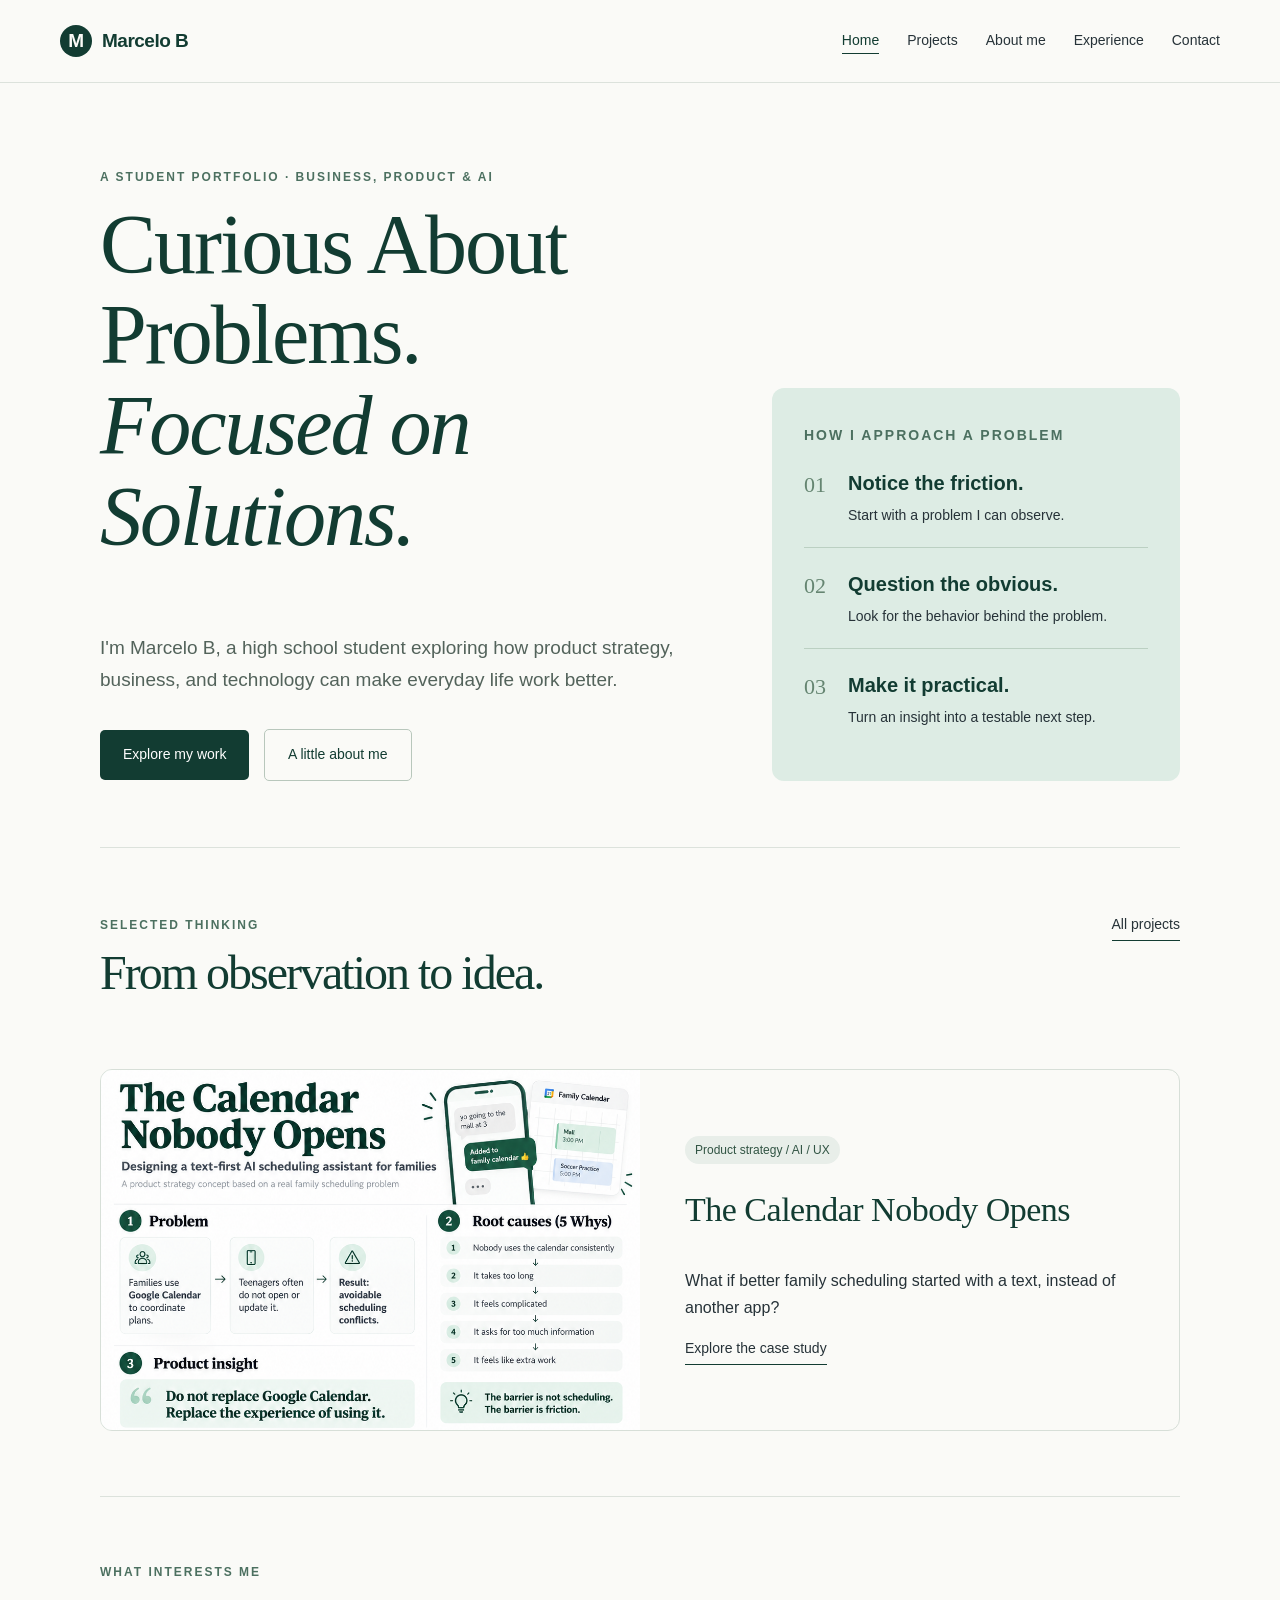
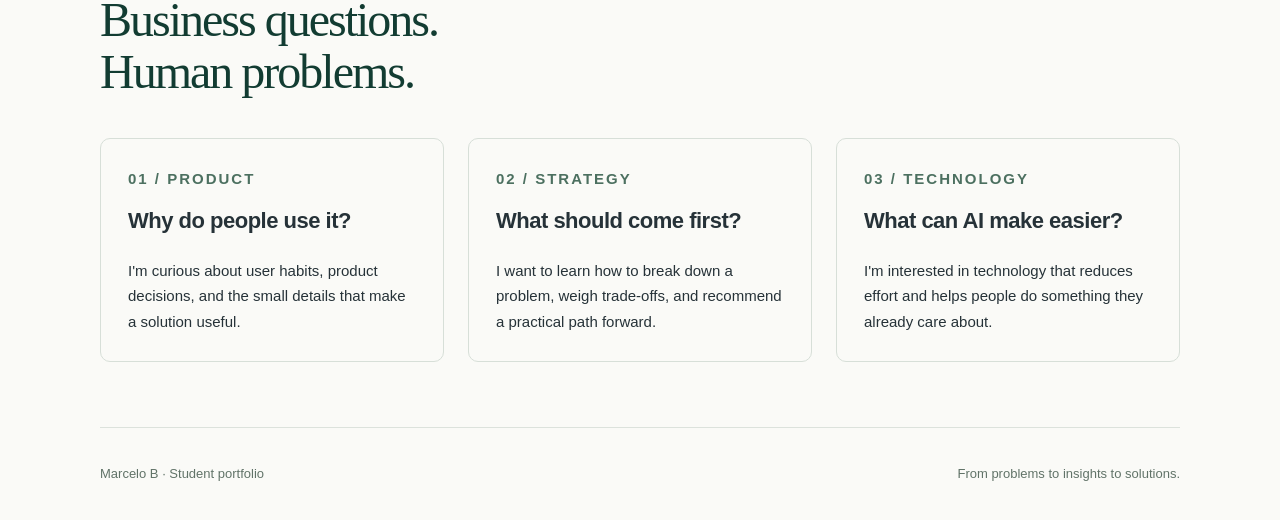
<file: index.html>
<!DOCTYPE html><html lang="en"><head><meta charset="utf-8"><meta name="viewport" content="width=device-width,initial-scale=1"><title>Home · Student Portfolio</title><meta name="description" content="From problems to insights to solutions. A student portfolio exploring product strategy, business, and AI."><link rel="stylesheet" href="style.css"><link rel="icon" type="image/svg+xml" href="data:image/svg+xml,%3Csvg xmlns='http://www.w3.org/2000/svg' viewBox='0 0 32 32'%3E%3Crect width='32' height='32' rx='8' fill='%23123C32'/%3E%3Cpath d='M9 23V9h14M9 16h10' fill='none' stroke='%23DDECE4' stroke-width='3'/%3E%3C/svg%3E"></head><body><header><nav aria-label="Main navigation"><a class="brand" href="index.html"><span>M</span>Marcelo B</a><div class="links"><a href="index.html" class="active" aria-current="page">Home</a><a href="projects/index.html" class="">Projects</a><a href="about/index.html" class="">About me</a><a href="experience/index.html" class="">Experience</a><a href="contact/index.html" class="">Contact</a></div></nav></header><main><section class="hero"><div class="hero-grid"><div><p class="eyebrow">A student portfolio · Business, product & AI</p><h1>Curious About Problems.<br><em>Focused on Solutions.</em></h1><p class="lead">I'm Marcelo B, a high school student exploring how product strategy, business, and technology can make everyday life work better.</p><a class="button" href="projects/index.html">Explore my work</a> <a class="button secondary" href="about/index.html">A little about me</a></div><div class="process"><p class="eyebrow">How I approach a problem</p><div class="row"><span class="number">01</span><div><strong>Notice the friction.</strong><p>Start with a problem I can observe.</p></div></div><div class="row"><span class="number">02</span><div><strong>Question the obvious.</strong><p>Look for the behavior behind the problem.</p></div></div><div class="row"><span class="number">03</span><div><strong>Make it practical.</strong><p>Turn an insight into a testable next step.</p></div></div></div></div></section><section><div class="section-head"><div><p class="eyebrow">Selected thinking</p><h2>From observation to idea.</h2></div><a class="text-link" href="projects/index.html">All projects</a></div><a class="project-card" href="projects/calendar-nobody-opens/index.html"><div class="thumb image-thumb"><img src="assets/calendar-infographic.png" alt="The Calendar Nobody Opens strategy infographic, including the problem and product insight."></div><div class="project-info"><div><span class="tag">Product strategy / AI / UX</span></div><h3 style="margin-top:24px">The Calendar Nobody Opens</h3><p>What if better family scheduling started with a text, instead of another app?</p><span class="text-link" style="align-self:start">Explore the case study</span></div></a></section><section><p class="eyebrow">What interests me</p><h2>Business questions.<br>Human problems.</h2><div class="grid3"><div class="panel"><p class="eyebrow">01 / Product</p><h3>Why do people use it?</h3><p>I'm curious about user habits, product decisions, and the small details that make a solution useful.</p></div><div class="panel"><p class="eyebrow">02 / Strategy</p><h3>What should come first?</h3><p>I want to learn how to break down a problem, weigh trade-offs, and recommend a practical path forward.</p></div><div class="panel"><p class="eyebrow">03 / Technology</p><h3>What can AI make easier?</h3><p>I'm interested in technology that reduces effort and helps people do something they already care about.</p></div></div></section></main><footer class="footer"><span>Marcelo B · Student portfolio</span><span>From problems to insights to solutions.</span></footer></body></html>
</file>
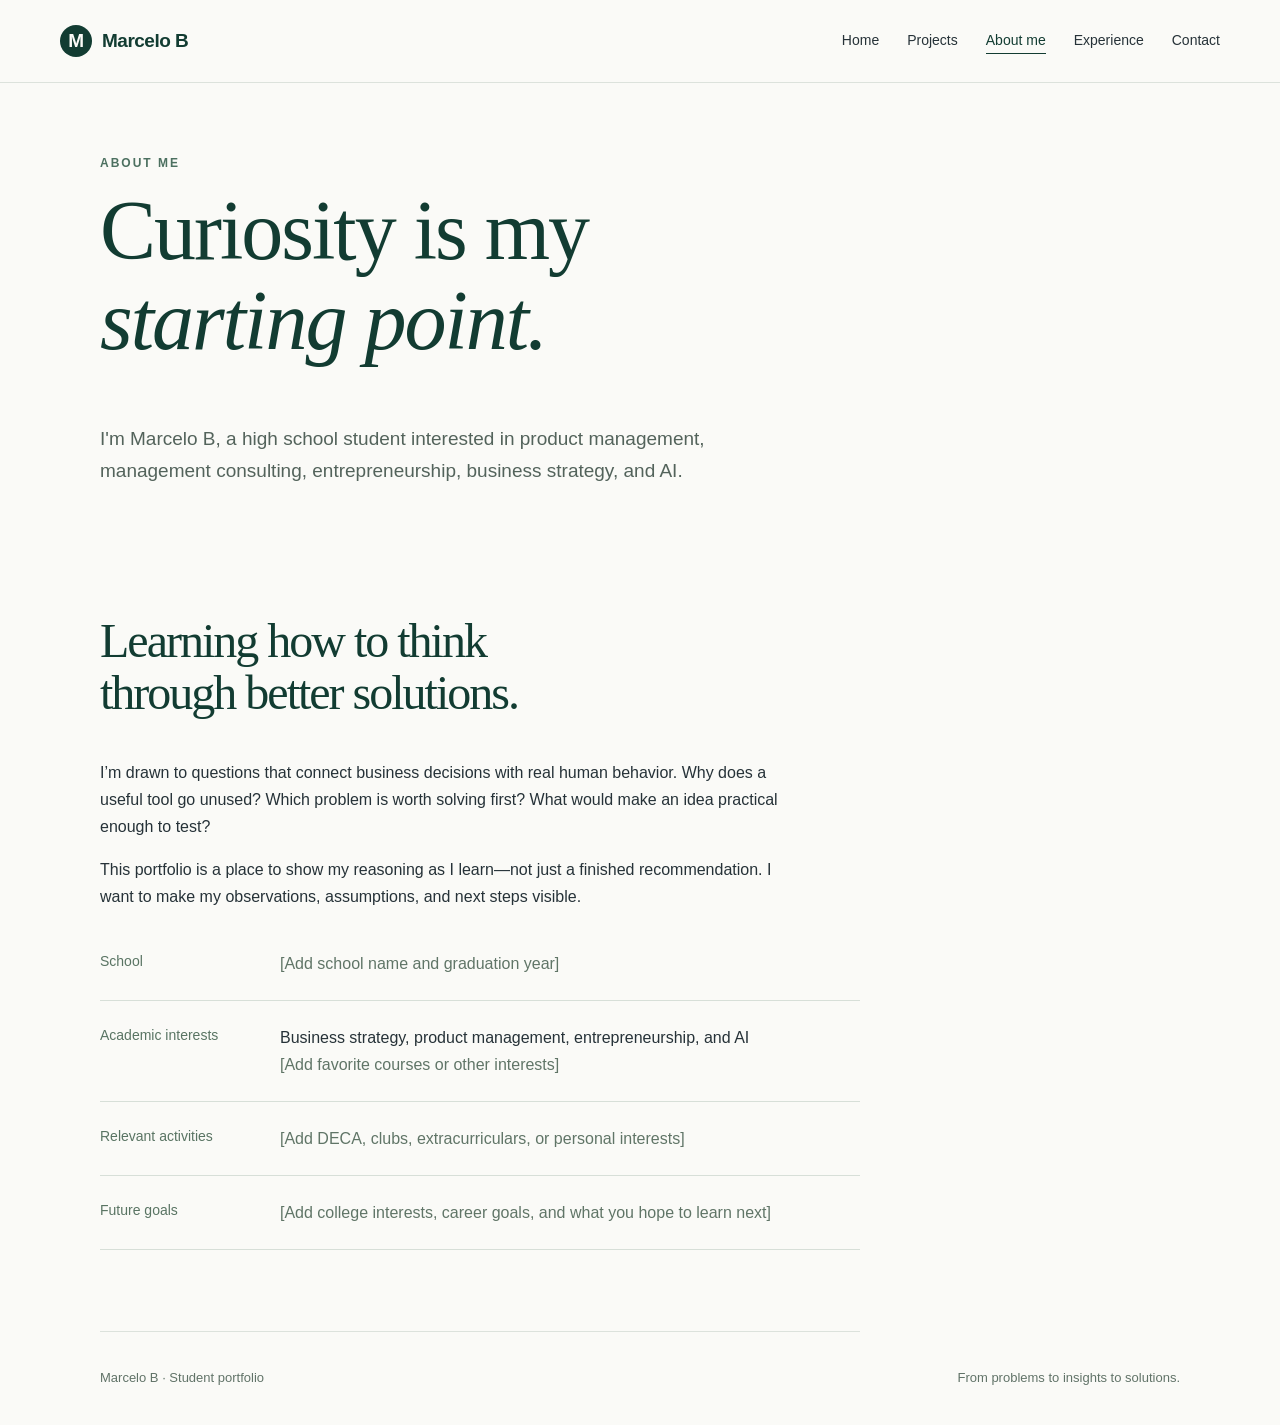
<file: about/index.html>
<!DOCTYPE html><html lang="en"><head><meta charset="utf-8"><meta name="viewport" content="width=device-width,initial-scale=1"><title>About me · Student Portfolio</title><meta name="description" content="From problems to insights to solutions. A student portfolio exploring product strategy, business, and AI."><link rel="stylesheet" href="../style.css"><link rel="icon" type="image/svg+xml" href="data:image/svg+xml,%3Csvg xmlns='http://www.w3.org/2000/svg' viewBox='0 0 32 32'%3E%3Crect width='32' height='32' rx='8' fill='%23123C32'/%3E%3Cpath d='M9 23V9h14M9 16h10' fill='none' stroke='%23DDECE4' stroke-width='3'/%3E%3C/svg%3E"></head><body><header><nav aria-label="Main navigation"><a class="brand" href="../index.html"><span>M</span>Marcelo B</a><div class="links"><a href="../index.html" class="">Home</a><a href="../projects/index.html" class="">Projects</a><a href="index.html" class="active" aria-current="page">About me</a><a href="../experience/index.html" class="">Experience</a><a href="../contact/index.html" class="">Contact</a></div></nav></header><main><div class="page-intro"><p class="eyebrow">About me</p><h1>Curiosity is my<br><em>starting point.</em></h1><p class="lead">I'm Marcelo B, a high school student interested in product management, management consulting, entrepreneurship, business strategy, and AI.</p></div><section class="small-intro"><h2>Learning how to think<br>through better solutions.</h2><p>I’m drawn to questions that connect business decisions with real human behavior. Why does a useful tool go unused? Which problem is worth solving first? What would make an idea practical enough to test?</p><p>This portfolio is a place to show my reasoning as I learn—not just a finished recommendation. I want to make my observations, assumptions, and next steps visible.</p><dl class="fields"><dt>School</dt><dd class="editable">[Add school name and graduation year]</dd><dt>Academic interests</dt><dd>Business strategy, product management, entrepreneurship, and AI<br><span class="editable">[Add favorite courses or other interests]</span></dd><dt>Relevant activities</dt><dd class="editable">[Add DECA, clubs, extracurriculars, or personal interests]</dd><dt>Future goals</dt><dd class="editable">[Add college interests, career goals, and what you hope to learn next]</dd></dl></section></main><footer class="footer"><span>Marcelo B · Student portfolio</span><span>From problems to insights to solutions.</span></footer></body></html>
</file>
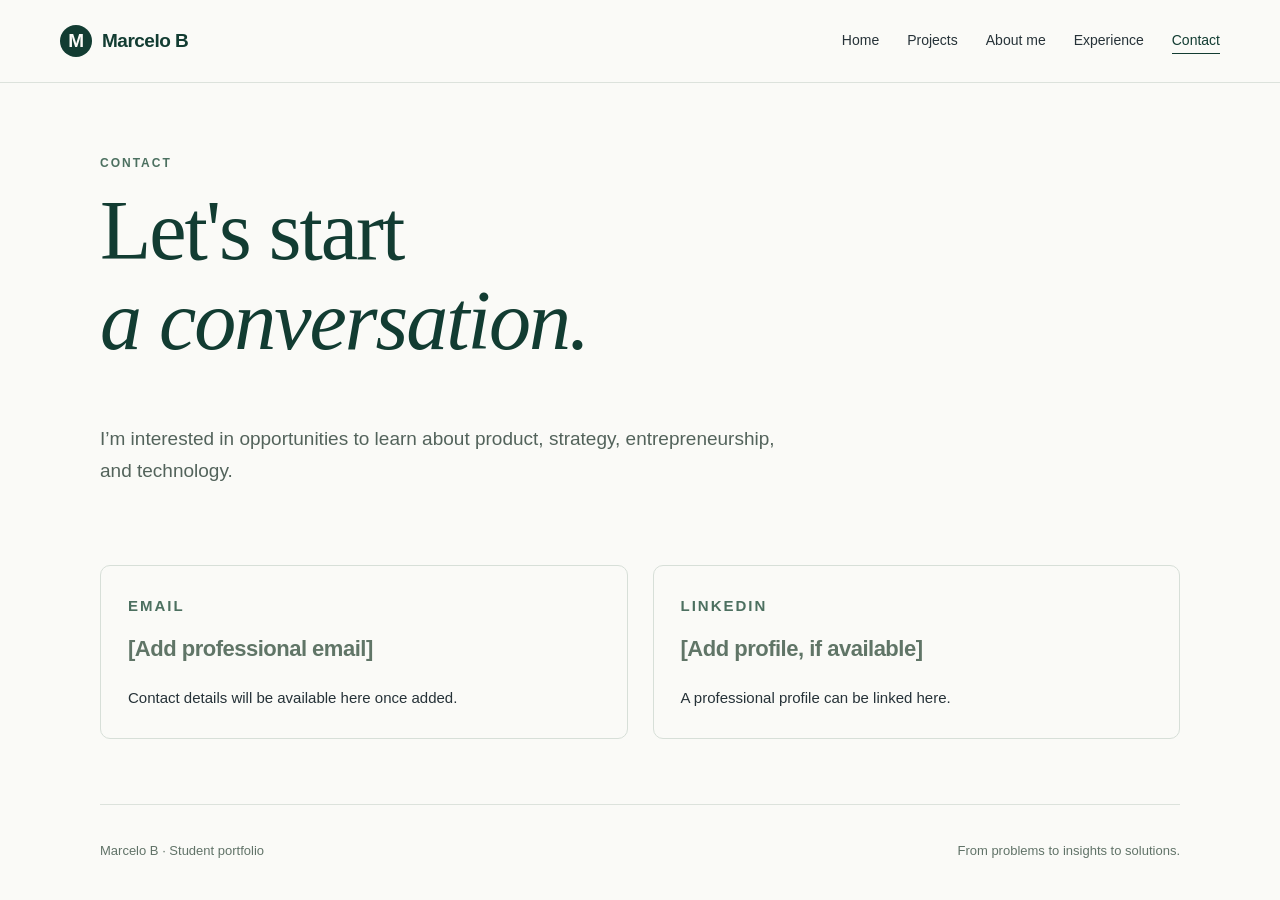
<file: contact/index.html>
<!DOCTYPE html><html lang="en"><head><meta charset="utf-8"><meta name="viewport" content="width=device-width,initial-scale=1"><title>Contact · Student Portfolio</title><meta name="description" content="From problems to insights to solutions. A student portfolio exploring product strategy, business, and AI."><link rel="stylesheet" href="../style.css"><link rel="icon" type="image/svg+xml" href="data:image/svg+xml,%3Csvg xmlns='http://www.w3.org/2000/svg' viewBox='0 0 32 32'%3E%3Crect width='32' height='32' rx='8' fill='%23123C32'/%3E%3Cpath d='M9 23V9h14M9 16h10' fill='none' stroke='%23DDECE4' stroke-width='3'/%3E%3C/svg%3E"></head><body><header><nav aria-label="Main navigation"><a class="brand" href="../index.html"><span>M</span>Marcelo B</a><div class="links"><a href="../index.html" class="">Home</a><a href="../projects/index.html" class="">Projects</a><a href="../about/index.html" class="">About me</a><a href="../experience/index.html" class="">Experience</a><a href="index.html" class="active" aria-current="page">Contact</a></div></nav></header><main><div class="page-intro"><p class="eyebrow">Contact</p><h1>Let's start<br><em>a conversation.</em></h1><p class="lead">I’m interested in opportunities to learn about product, strategy, entrepreneurship, and technology.</p></div><section style="padding-top:15px"><div class="contact-list"><div class="panel"><p class="eyebrow">Email</p><h3 class="editable">[Add professional email]</h3><p>Contact details will be available here once added.</p></div><div class="panel"><p class="eyebrow">LinkedIn</p><h3 class="editable">[Add profile, if available]</h3><p>A professional profile can be linked here.</p></div></div></section></main><footer class="footer"><span>Marcelo B · Student portfolio</span><span>From problems to insights to solutions.</span></footer></body></html>
</file>
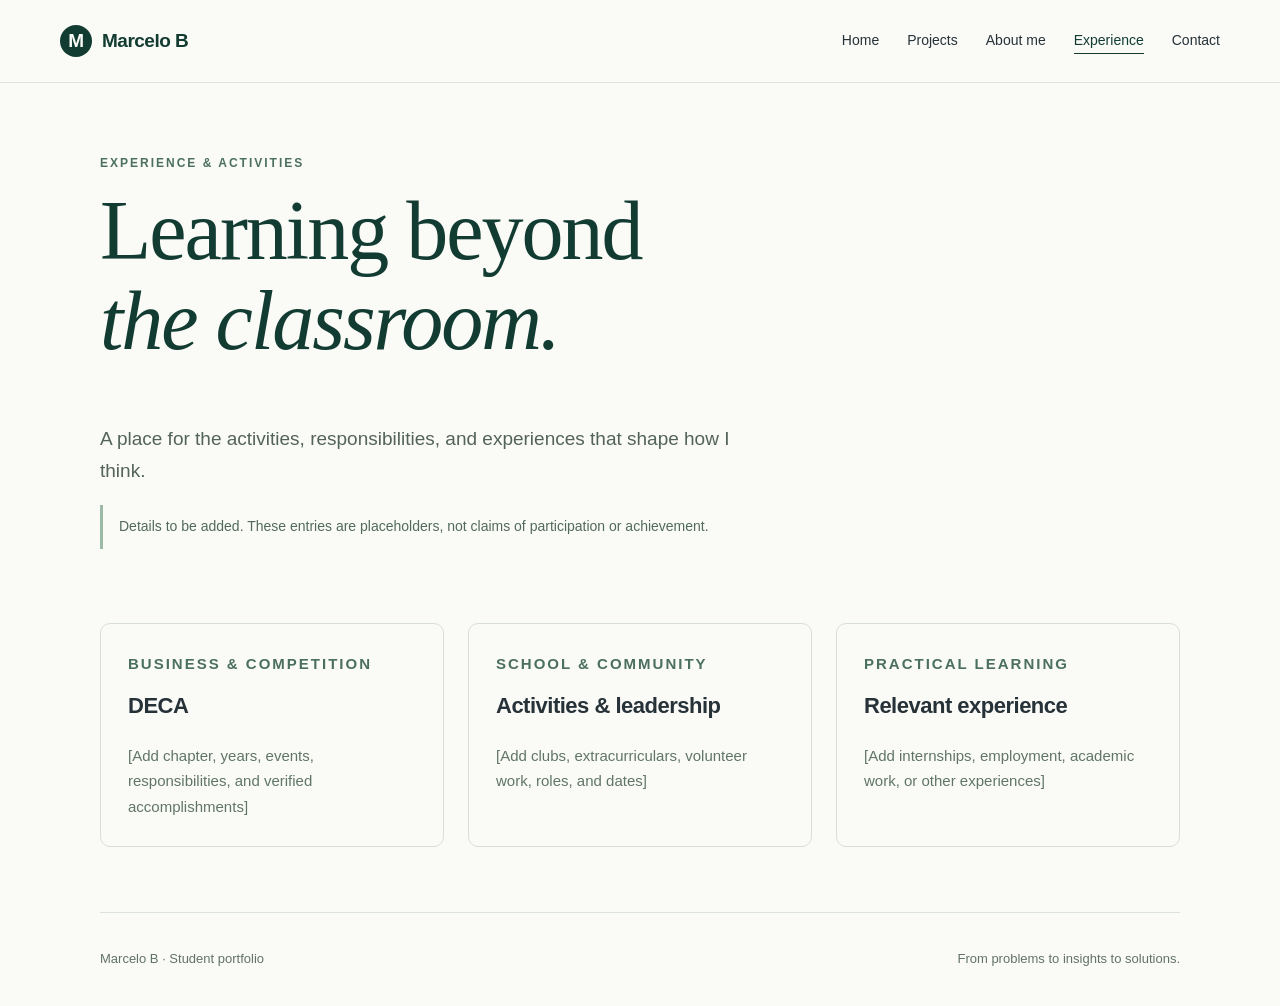
<file: experience/index.html>
<!DOCTYPE html><html lang="en"><head><meta charset="utf-8"><meta name="viewport" content="width=device-width,initial-scale=1"><title>Experience & activities · Student Portfolio</title><meta name="description" content="From problems to insights to solutions. A student portfolio exploring product strategy, business, and AI."><link rel="stylesheet" href="../style.css"><link rel="icon" type="image/svg+xml" href="data:image/svg+xml,%3Csvg xmlns='http://www.w3.org/2000/svg' viewBox='0 0 32 32'%3E%3Crect width='32' height='32' rx='8' fill='%23123C32'/%3E%3Cpath d='M9 23V9h14M9 16h10' fill='none' stroke='%23DDECE4' stroke-width='3'/%3E%3C/svg%3E"></head><body><header><nav aria-label="Main navigation"><a class="brand" href="../index.html"><span>M</span>Marcelo B</a><div class="links"><a href="../index.html" class="">Home</a><a href="../projects/index.html" class="">Projects</a><a href="../about/index.html" class="">About me</a><a href="index.html" class="active" aria-current="page">Experience</a><a href="../contact/index.html" class="">Contact</a></div></nav></header><main><div class="page-intro"><p class="eyebrow">Experience & activities</p><h1>Learning beyond<br><em>the classroom.</em></h1><p class="lead">A place for the activities, responsibilities, and experiences that shape how I think.</p><p class="note">Details to be added. These entries are placeholders, not claims of participation or achievement.</p></div><section style="padding-top:15px"><div class="grid3"><article class="panel"><p class="eyebrow">Business & competition</p><h3>DECA</h3><p class="editable">[Add chapter, years, events, responsibilities, and verified accomplishments]</p></article><article class="panel"><p class="eyebrow">School & community</p><h3>Activities & leadership</h3><p class="editable">[Add clubs, extracurriculars, volunteer work, roles, and dates]</p></article><article class="panel"><p class="eyebrow">Practical learning</p><h3>Relevant experience</h3><p class="editable">[Add internships, employment, academic work, or other experiences]</p></article></div></section></main><footer class="footer"><span>Marcelo B · Student portfolio</span><span>From problems to insights to solutions.</span></footer></body></html>
</file>
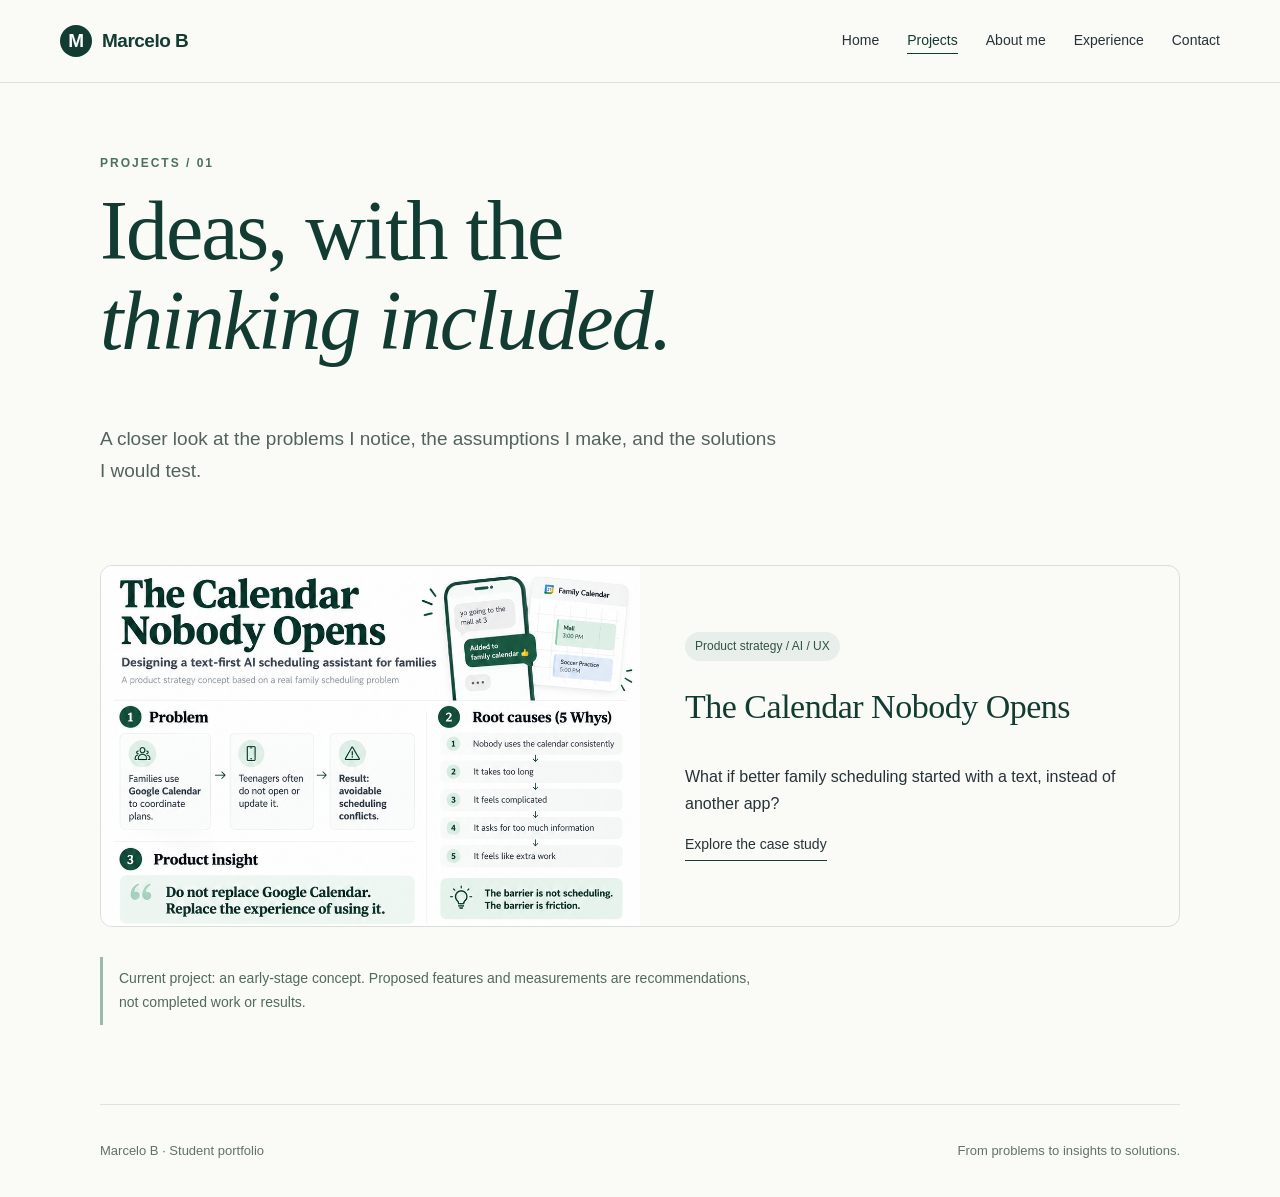
<file: projects/index.html>
<!DOCTYPE html><html lang="en"><head><meta charset="utf-8"><meta name="viewport" content="width=device-width,initial-scale=1"><title>Projects · Student Portfolio</title><meta name="description" content="From problems to insights to solutions. A student portfolio exploring product strategy, business, and AI."><link rel="stylesheet" href="../style.css"><link rel="icon" type="image/svg+xml" href="data:image/svg+xml,%3Csvg xmlns='http://www.w3.org/2000/svg' viewBox='0 0 32 32'%3E%3Crect width='32' height='32' rx='8' fill='%23123C32'/%3E%3Cpath d='M9 23V9h14M9 16h10' fill='none' stroke='%23DDECE4' stroke-width='3'/%3E%3C/svg%3E"></head><body><header><nav aria-label="Main navigation"><a class="brand" href="../index.html"><span>M</span>Marcelo B</a><div class="links"><a href="../index.html" class="">Home</a><a href="index.html" class="active" aria-current="page">Projects</a><a href="../about/index.html" class="">About me</a><a href="../experience/index.html" class="">Experience</a><a href="../contact/index.html" class="">Contact</a></div></nav></header><main><div class="page-intro"><p class="eyebrow">Projects / 01</p><h1>Ideas, with the<br><em>thinking included.</em></h1><p class="lead">A closer look at the problems I notice, the assumptions I make, and the solutions I would test.</p></div><section style="padding-top:15px"><a class="project-card" href="calendar-nobody-opens/index.html"><div class="thumb image-thumb"><img src="../assets/calendar-infographic.png" alt="The Calendar Nobody Opens strategy infographic, including the problem and product insight."></div><div class="project-info"><div><span class="tag">Product strategy / AI / UX</span></div><h3 style="margin-top:24px">The Calendar Nobody Opens</h3><p>What if better family scheduling started with a text, instead of another app?</p><span class="text-link" style="align-self:start">Explore the case study</span></div></a><p class="note" style="margin-top:30px">Current project: an early-stage concept. Proposed features and measurements are recommendations, not completed work or results.</p></section></main><footer class="footer"><span>Marcelo B · Student portfolio</span><span>From problems to insights to solutions.</span></footer></body></html>
</file>
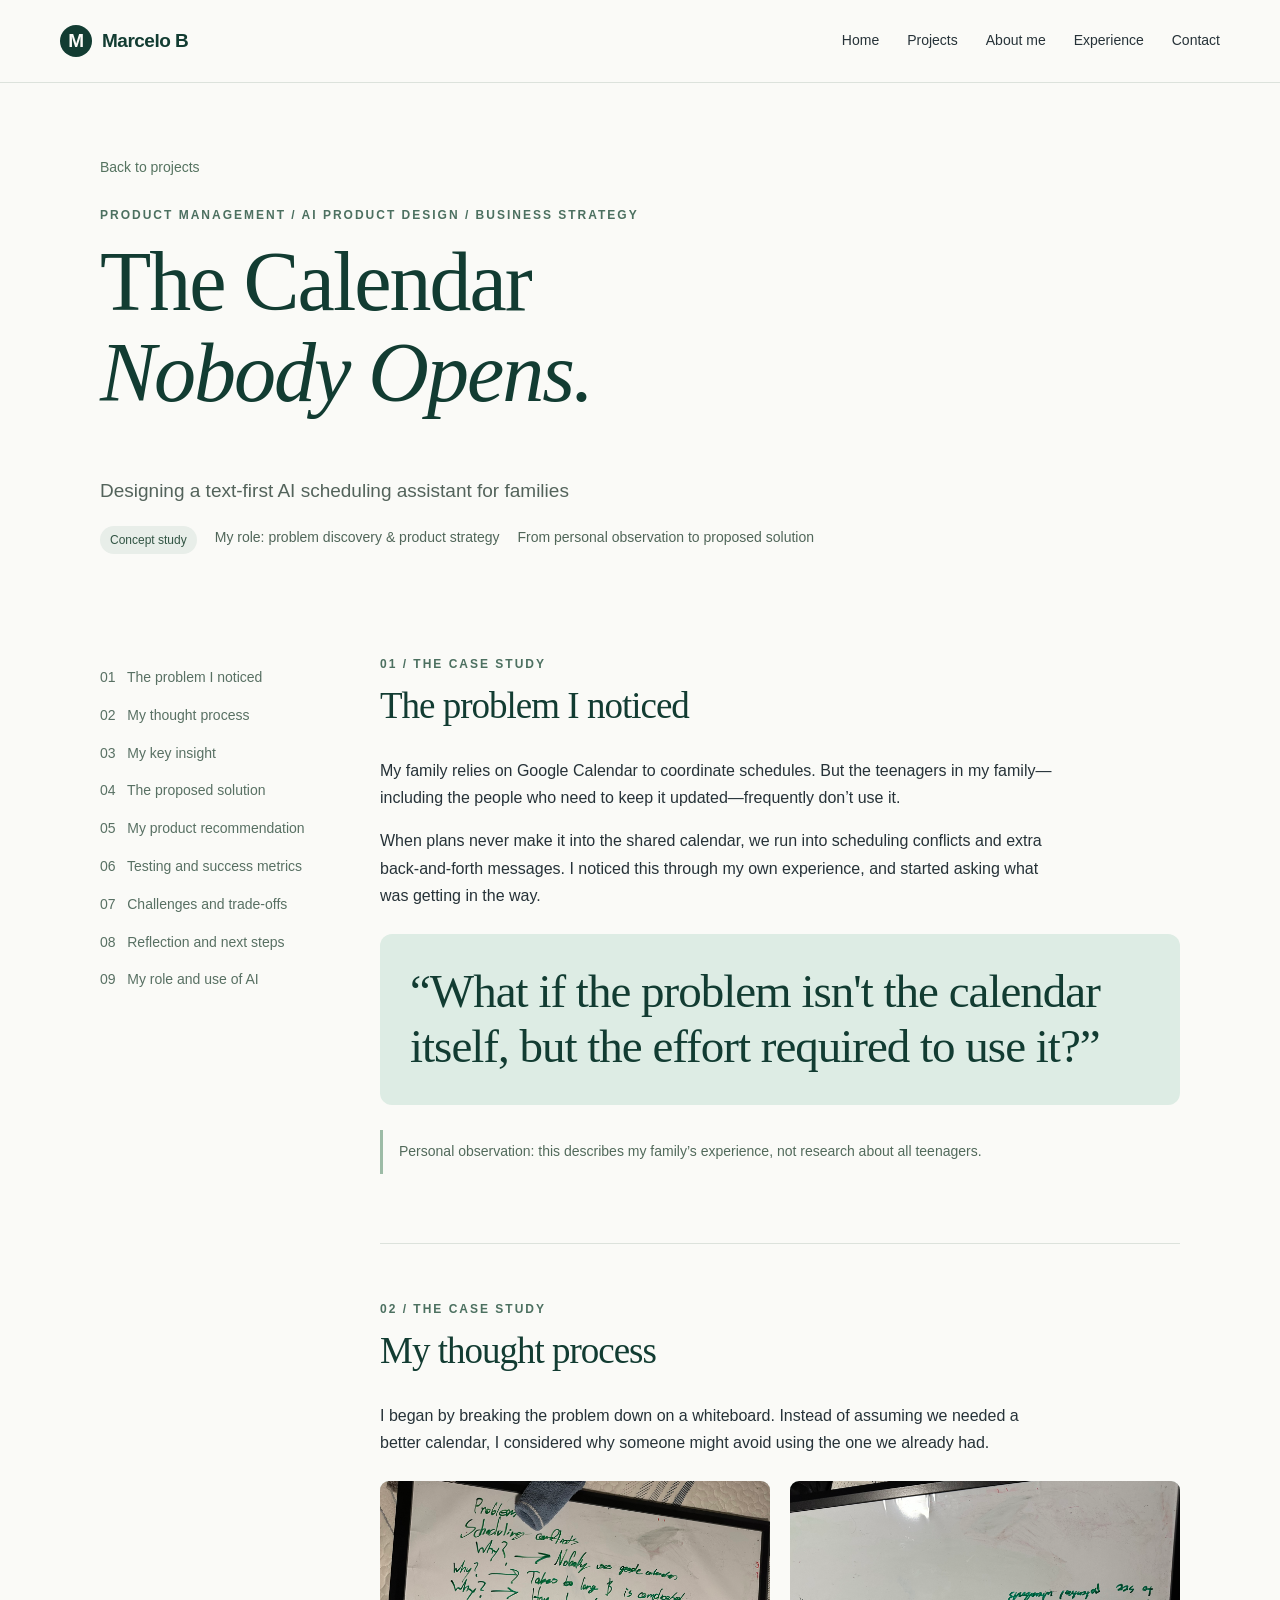
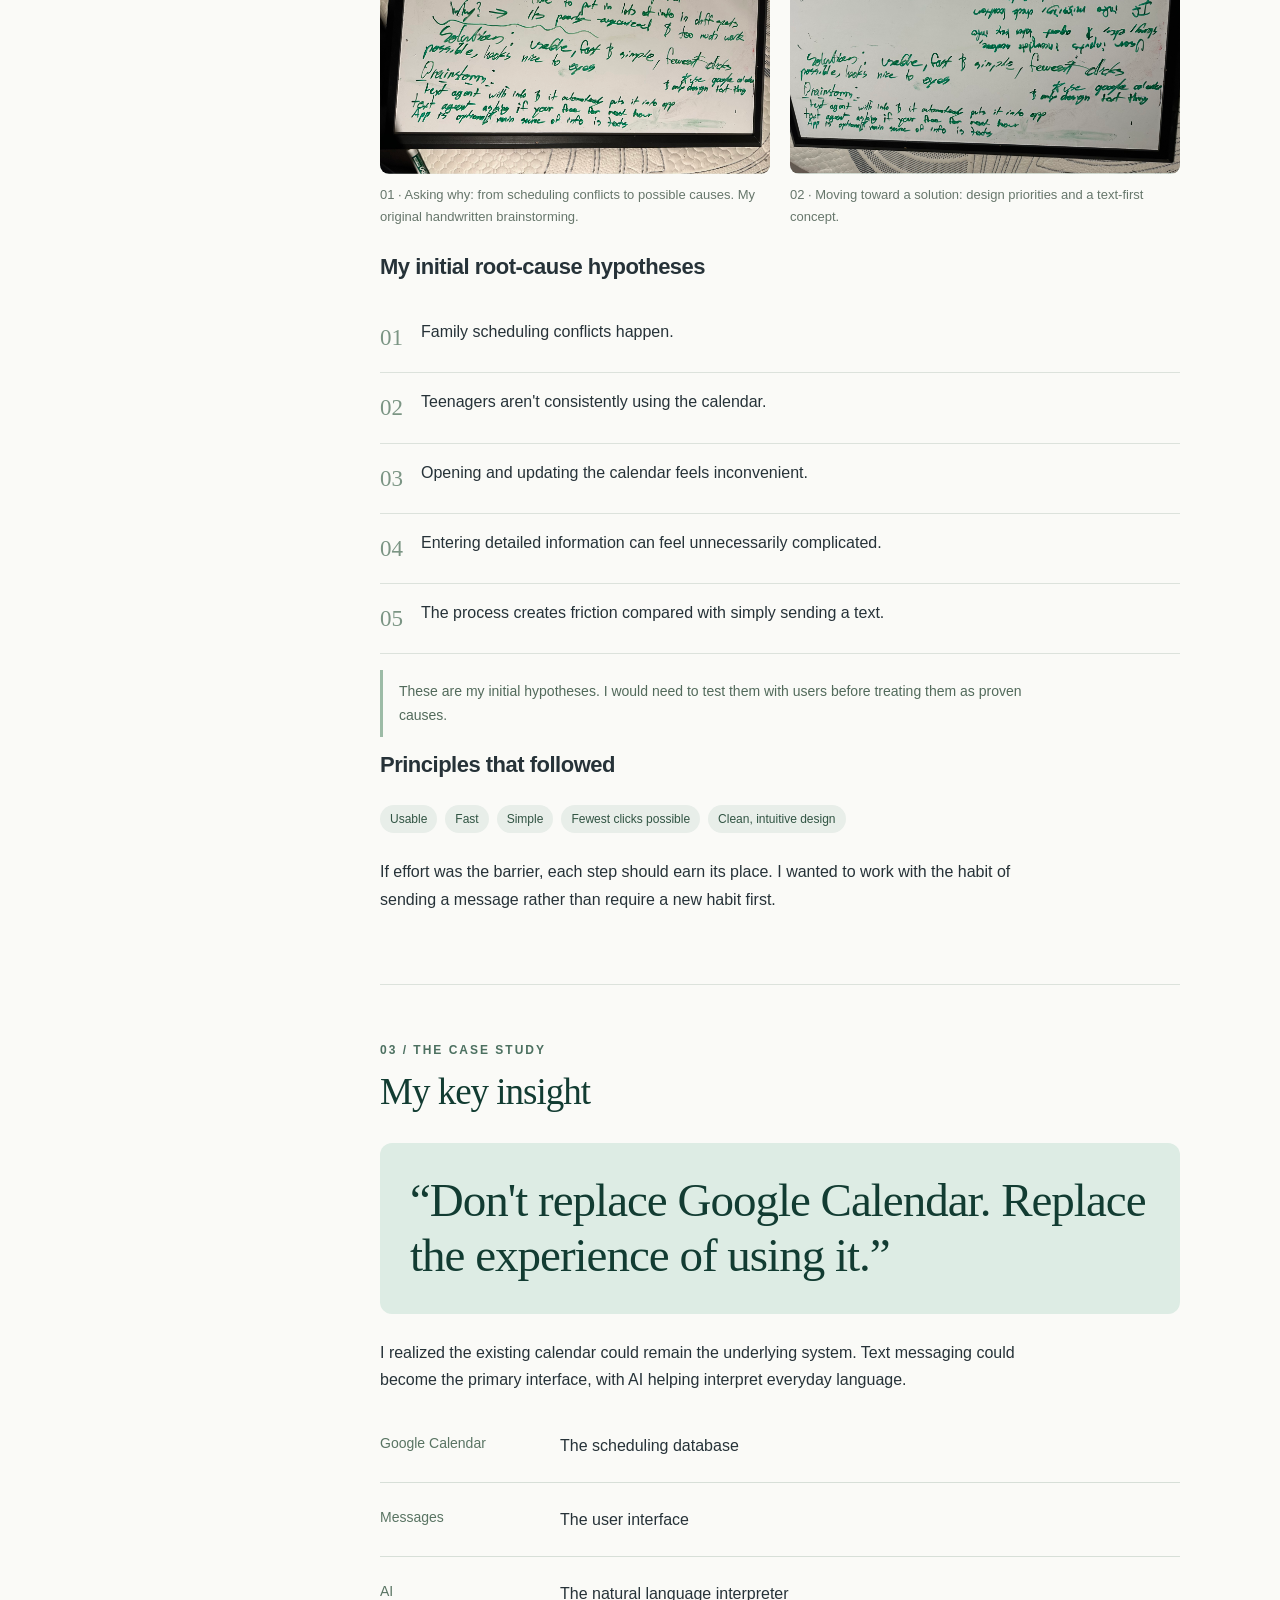
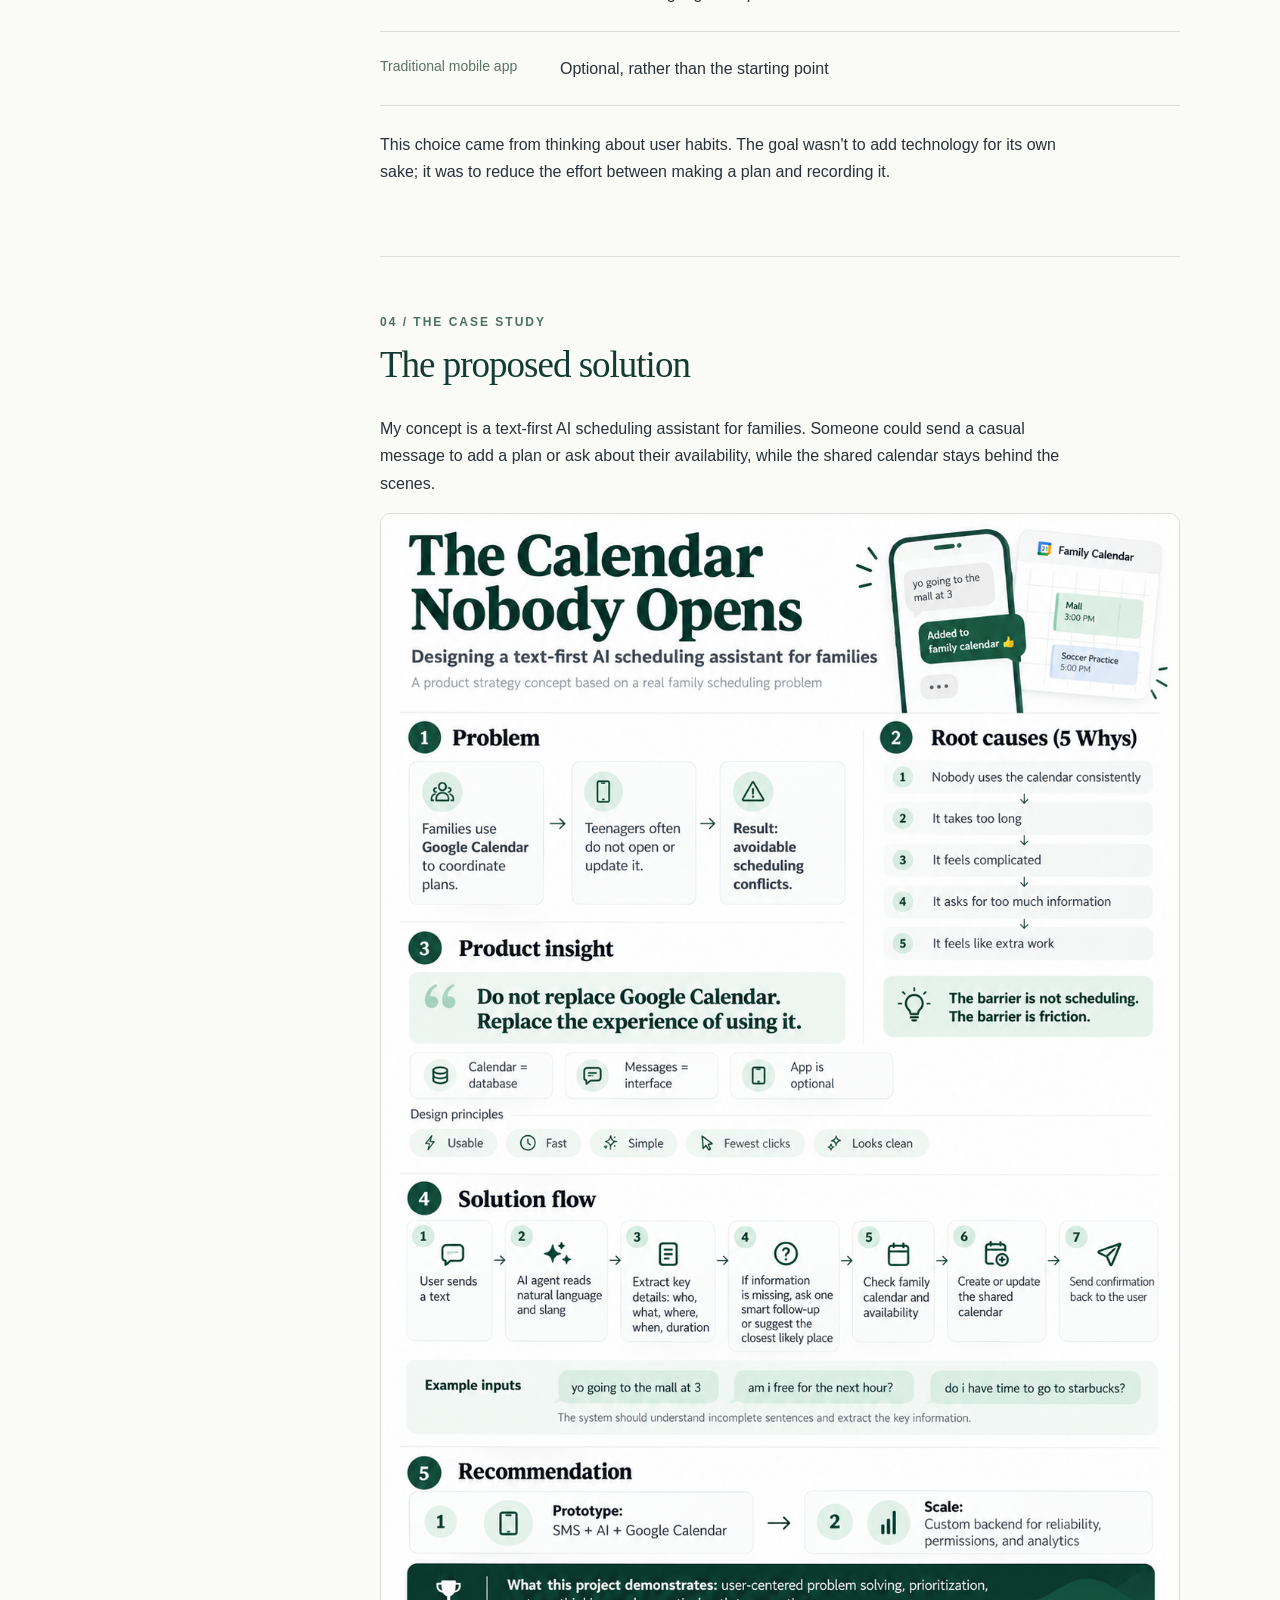
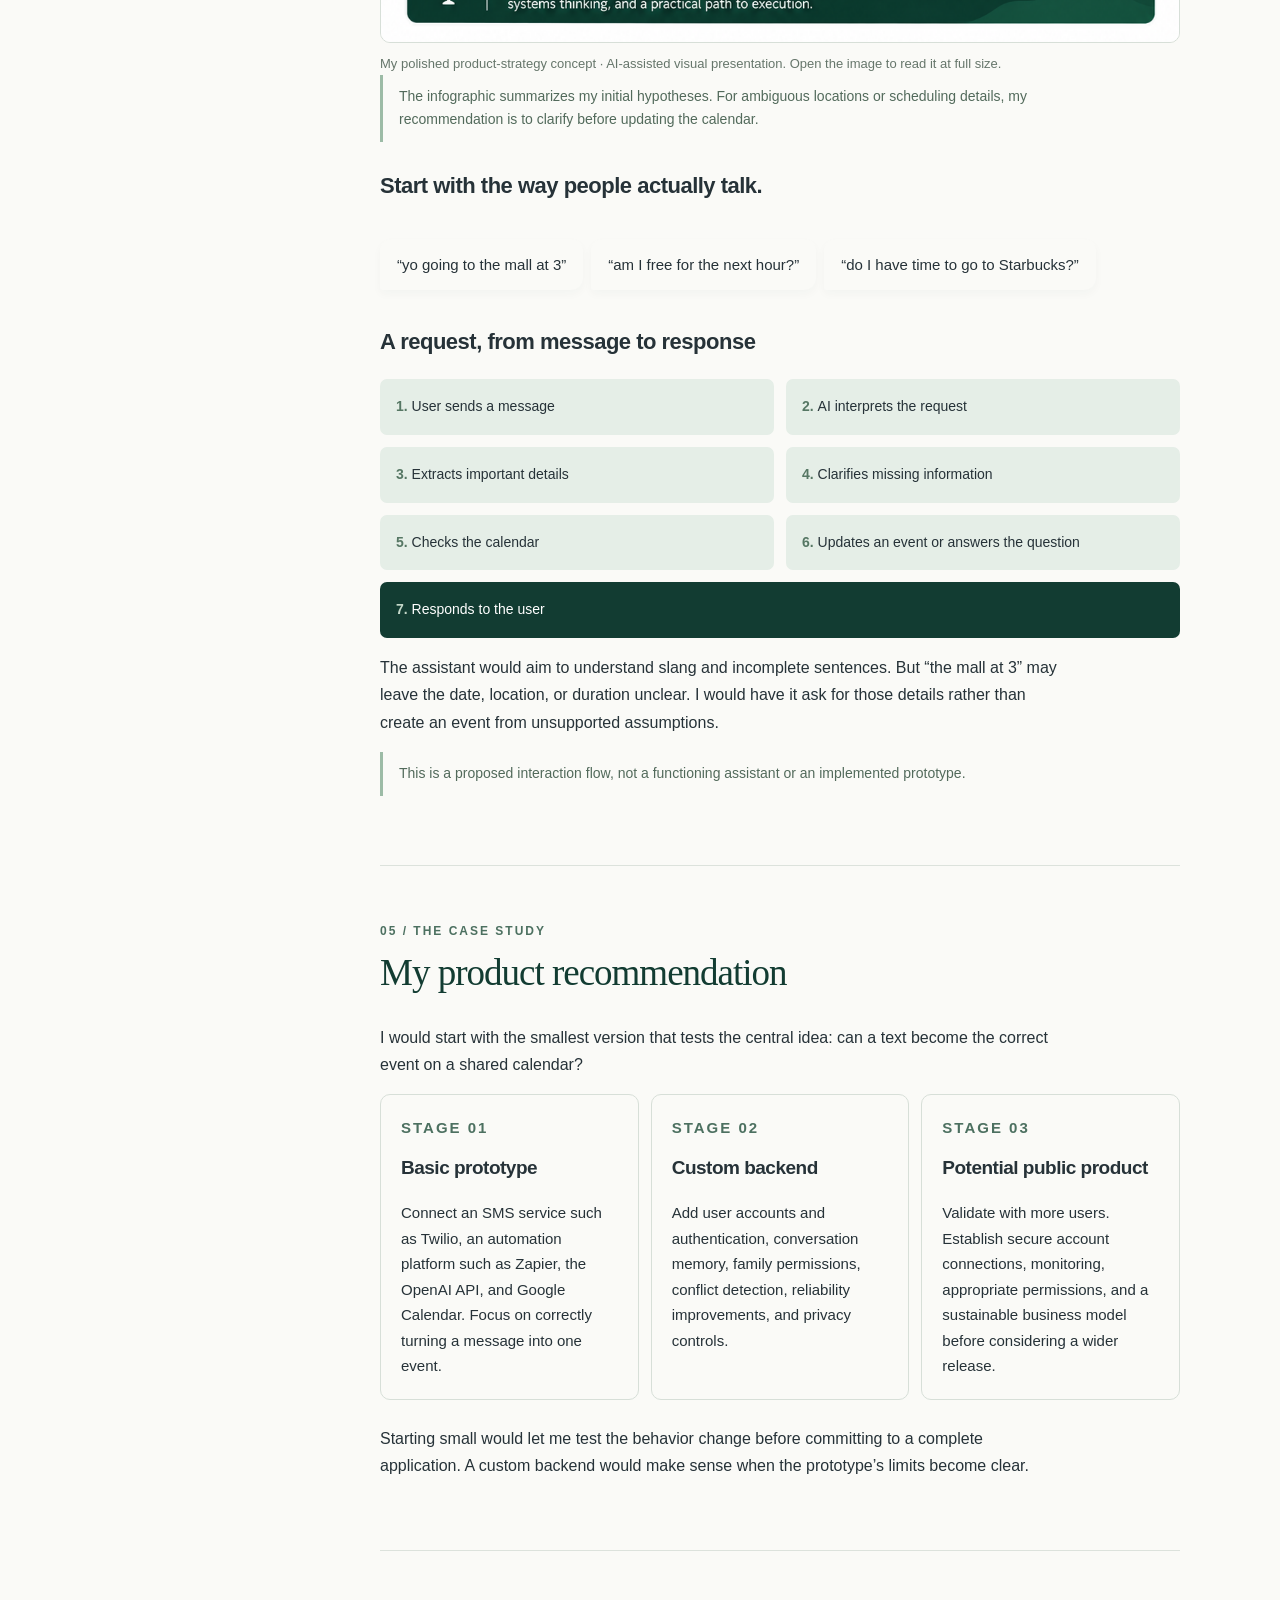
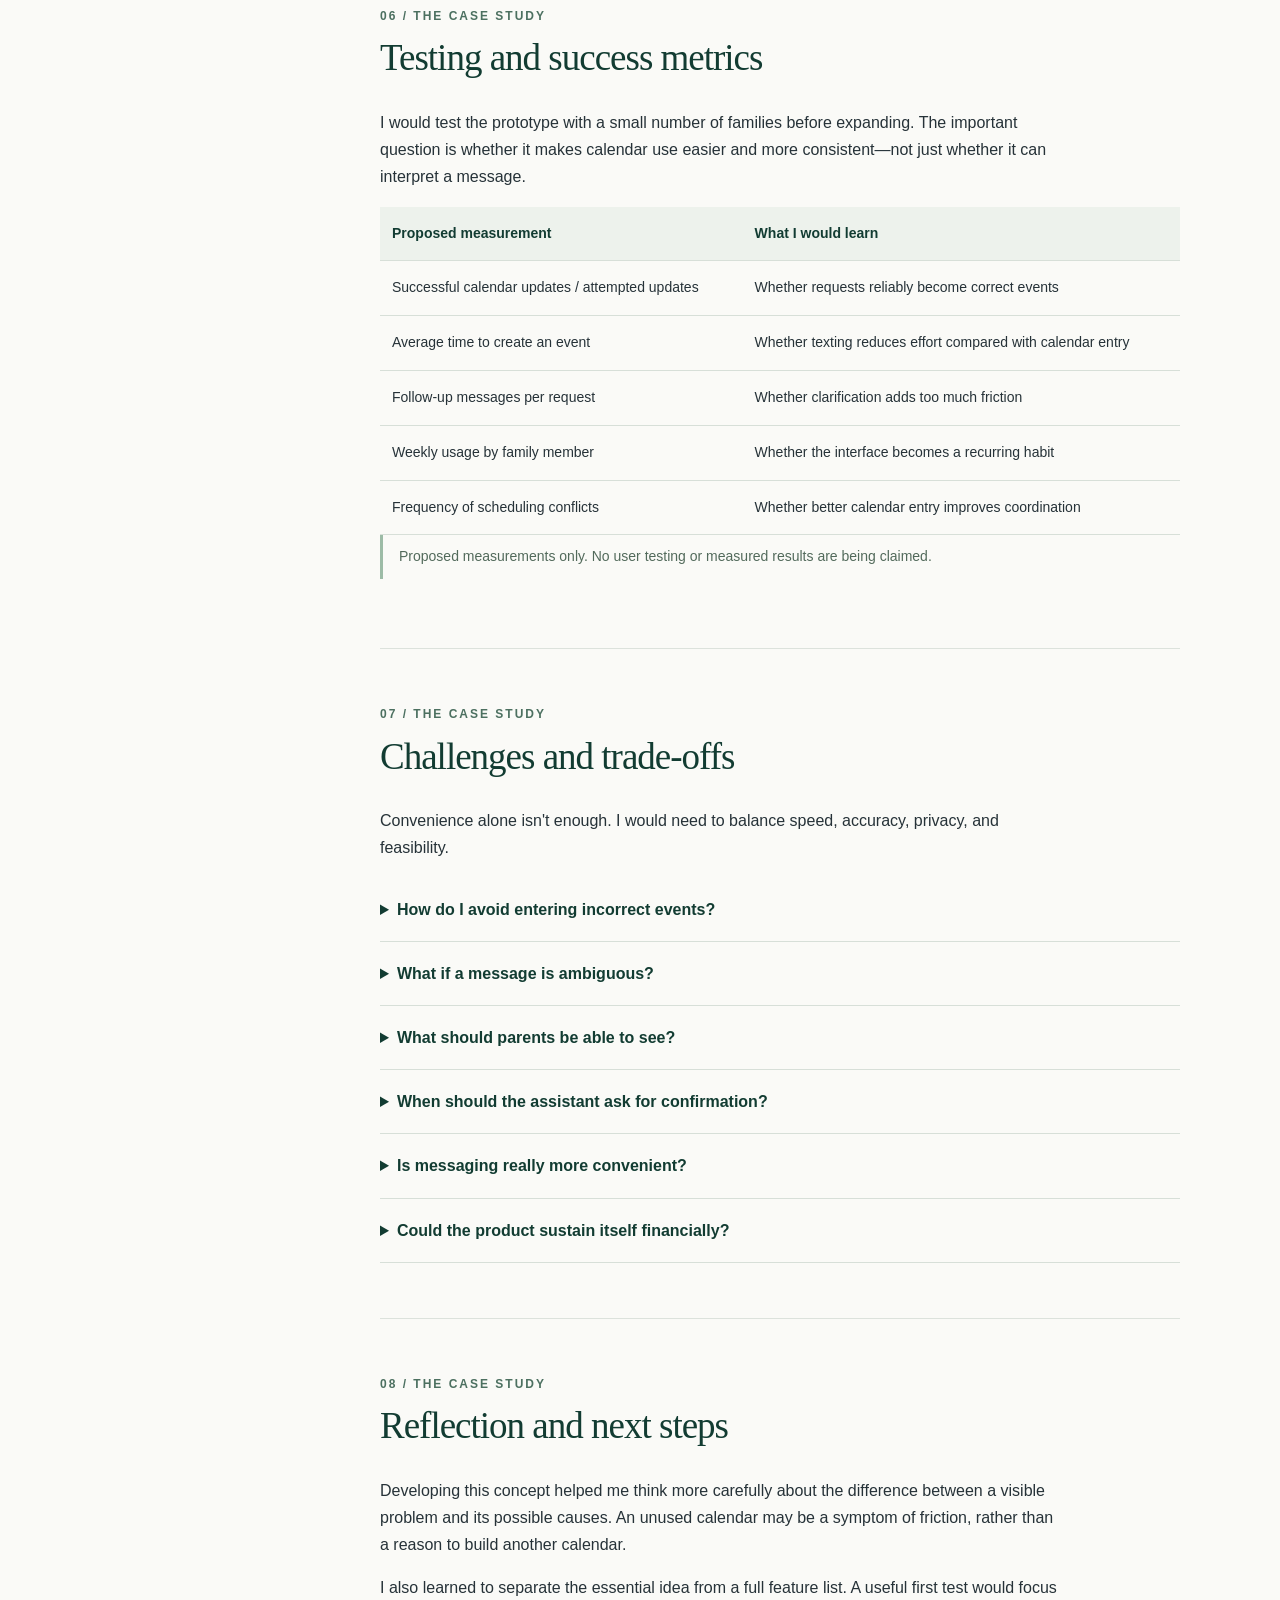
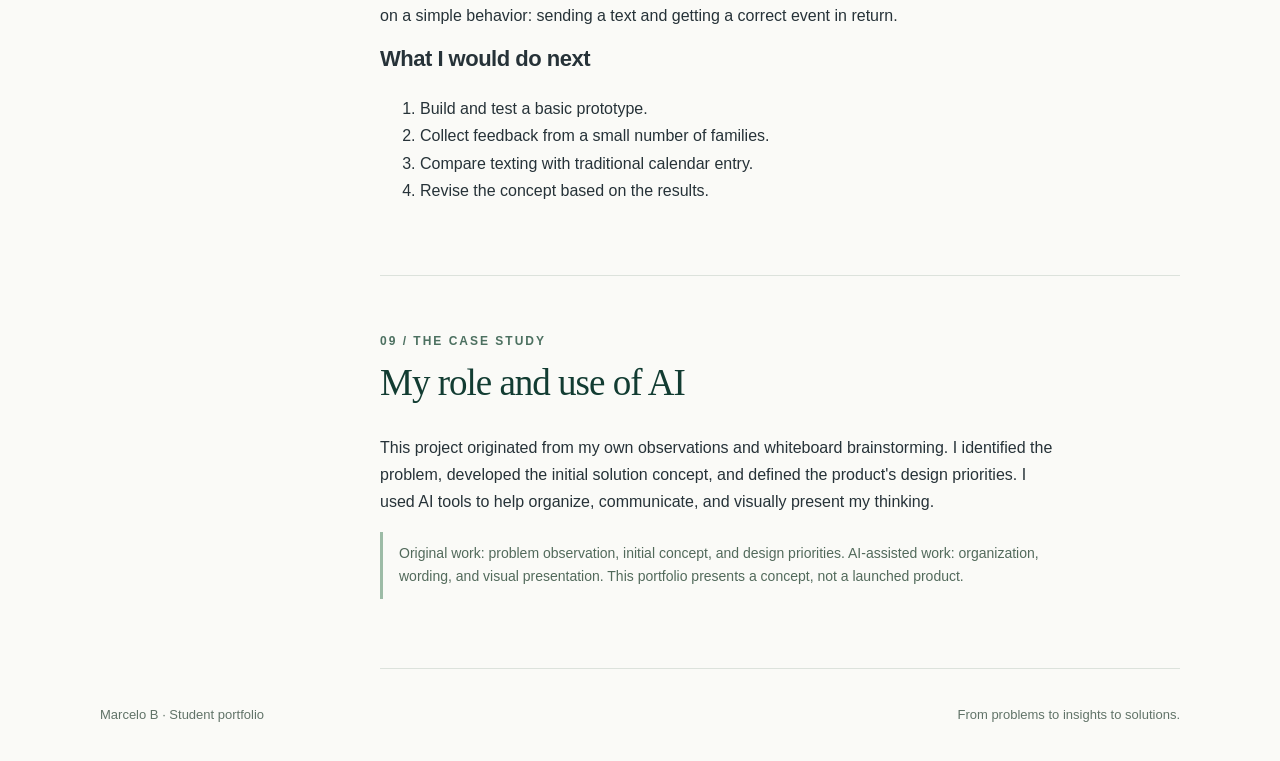
<file: projects/calendar-nobody-opens/index.html>
<!DOCTYPE html><html lang="en"><head><meta charset="utf-8"><meta name="viewport" content="width=device-width,initial-scale=1"><title>The Calendar Nobody Opens · Student Portfolio</title><meta name="description" content="From problems to insights to solutions. A student portfolio exploring product strategy, business, and AI."><link rel="stylesheet" href="../../style.css"><link rel="icon" type="image/svg+xml" href="data:image/svg+xml,%3Csvg xmlns='http://www.w3.org/2000/svg' viewBox='0 0 32 32'%3E%3Crect width='32' height='32' rx='8' fill='%23123C32'/%3E%3Cpath d='M9 23V9h14M9 16h10' fill='none' stroke='%23DDECE4' stroke-width='3'/%3E%3C/svg%3E"></head><body><header><nav aria-label="Main navigation"><a class="brand" href="../../index.html"><span>M</span>Marcelo B</a><div class="links"><a href="../../index.html" class="">Home</a><a href="../index.html" class="">Projects</a><a href="../../about/index.html" class="">About me</a><a href="../../experience/index.html" class="">Experience</a><a href="../../contact/index.html" class="">Contact</a></div></nav></header><main><div class="page-intro"><a href="../index.html" class="back">Back to projects</a><p class="eyebrow">Product management / AI product design / Business strategy</p><h1>The Calendar<br><em>Nobody Opens.</em></h1><p class="lead">Designing a text-first AI scheduling assistant for families</p><div class="meta"><span class="tag">Concept study</span><span>My role: problem discovery & product strategy</span><span>From personal observation to proposed solution</span></div></div><div class="case-layout"><aside class="toc" aria-label="Case study sections"><a href="#problem">01 &nbsp; The problem I noticed</a><a href="#thinking">02 &nbsp; My thought process</a><a href="#insight">03 &nbsp; My key insight</a><a href="#solution">04 &nbsp; The proposed solution</a><a href="#recommendation">05 &nbsp; My product recommendation</a><a href="#testing">06 &nbsp; Testing and success metrics</a><a href="#trade-offs">07 &nbsp; Challenges and trade-offs</a><a href="#reflection">08 &nbsp; Reflection and next steps</a><a href="#role">09 &nbsp; My role and use of AI</a></aside><article class="case-content"><section id="problem"><p class="eyebrow">01 / The case study</p><h2>The problem I noticed</h2><p>My family relies on Google Calendar to coordinate schedules. But the teenagers in my family—including the people who need to keep it updated—frequently don’t use it.</p><p>When plans never make it into the shared calendar, we run into scheduling conflicts and extra back-and-forth messages. I noticed this through my own experience, and started asking what was getting in the way.</p><div class="quote-band"><blockquote class="quote">“What if the problem isn't the calendar itself, but the effort required to use it?”</blockquote></div><p class="note">Personal observation: this describes my family’s experience, not research about all teenagers.</p></section><section id="thinking"><p class="eyebrow">02 / The case study</p><h2>My thought process</h2><p>I began by breaking the problem down on a whiteboard. Instead of assuming we needed a better calendar, I considered why someone might avoid using the one we already had.</p><div class="boards"><figure><a href="../../assets/whiteboard-root-causes.jpg" aria-label="Open original root-cause whiteboard photograph"><div class="board-frame"><img class="board clockwise" src="../../assets/whiteboard-root-causes.jpg" alt="My handwritten whiteboard tracing scheduling conflicts through inconsistent calendar use, too many steps, complicated entry, and perceived extra work."></div></a><figcaption>01 · Asking why: from scheduling conflicts to possible causes. My original handwritten brainstorming.</figcaption></figure><figure><a href="../../assets/whiteboard-design.jpg" aria-label="Open original design-principles whiteboard photograph"><div class="board-frame"><img class="board counterclockwise" src="../../assets/whiteboard-design.jpg" alt="My original handwritten design notes: usable, fast, simple, fewest clicks, clean design, and a text agent connected to Google Calendar."></div></a><figcaption>02 · Moving toward a solution: design priorities and a text-first concept.</figcaption></figure></div><h3>My initial root-cause hypotheses</h3><ol class="hypotheses"><li>Family scheduling conflicts happen.</li><li>Teenagers aren't consistently using the calendar.</li><li>Opening and updating the calendar feels inconvenient.</li><li>Entering detailed information can feel unnecessarily complicated.</li><li>The process creates friction compared with simply sending a text.</li></ol><p class="note">These are my initial hypotheses. I would need to test them with users before treating them as proven causes.</p><h3>Principles that followed</h3><div class="principles"><span class="tag">Usable</span><span class="tag">Fast</span><span class="tag">Simple</span><span class="tag">Fewest clicks possible</span><span class="tag">Clean, intuitive design</span></div><p>If effort was the barrier, each step should earn its place. I wanted to work with the habit of sending a message rather than require a new habit first.</p></section><section id="insight"><p class="eyebrow">03 / The case study</p><h2>My key insight</h2><div class="quote-band"><blockquote class="quote">“Don't replace Google Calendar. Replace the experience of using it.”</blockquote></div><p>I realized the existing calendar could remain the underlying system. Text messaging could become the primary interface, with AI helping interpret everyday language.</p><dl class="fields"><dt>Google Calendar</dt><dd>The scheduling database</dd><dt>Messages</dt><dd>The user interface</dd><dt>AI</dt><dd>The natural language interpreter</dd><dt>Traditional mobile app</dt><dd>Optional, rather than the starting point</dd></dl><p style="margin-top:25px">This choice came from thinking about user habits. The goal wasn't to add technology for its own sake; it was to reduce the effort between making a plan and recording it.</p></section><section id="solution"><p class="eyebrow">04 / The case study</p><h2>The proposed solution</h2><p>My concept is a text-first AI scheduling assistant for families. Someone could send a casual message to add a plan or ask about their availability, while the shared calendar stays behind the scenes.</p><figure><a href="../../assets/calendar-infographic.png" aria-label="Open full-size Calendar Nobody Opens infographic"><img class="infographic" src="../../assets/calendar-infographic.png" alt="The Calendar Nobody Opens product-strategy infographic showing the problem, five-whys hypotheses, calendar-as-database insight, text-assistant flow, and prototype-to-scale recommendation."></a><figcaption>My polished product-strategy concept · AI-assisted visual presentation. Open the image to read it at full size.</figcaption></figure><p class="note">The infographic summarizes my initial hypotheses. For ambiguous locations or scheduling details, my recommendation is to clarify before updating the calendar.</p><h3 style="margin-top:30px">Start with the way people actually talk.</h3><div class="principles"><span class="chat">“yo going to the mall at 3”</span><span class="chat">“am I free for the next hour?”</span><span class="chat">“do I have time to go to Starbucks?”</span></div><h3>A request, from message to response</h3><ol class="flow" aria-label="Proposed assistant process"><li>User sends a message</li><li>AI interprets the request</li><li>Extracts important details</li><li>Clarifies missing information</li><li>Checks the calendar</li><li>Updates an event or answers the question</li><li>Responds to the user</li></ol><p>The assistant would aim to understand slang and incomplete sentences. But “the mall at 3” may leave the date, location, or duration unclear. I would have it ask for those details rather than create an event from unsupported assumptions.</p><p class="note">This is a proposed interaction flow, not a functioning assistant or an implemented prototype.</p></section><section id="recommendation"><p class="eyebrow">05 / The case study</p><h2>My product recommendation</h2><p>I would start with the smallest version that tests the central idea: can a text become the correct event on a shared calendar?</p><div class="grid3"><article class="panel"><p class="eyebrow">Stage 01</p><h3>Basic prototype</h3><p>Connect an SMS service such as Twilio, an automation platform such as Zapier, the OpenAI API, and Google Calendar. Focus on correctly turning a message into one event.</p></article><article class="panel"><p class="eyebrow">Stage 02</p><h3>Custom backend</h3><p>Add user accounts and authentication, conversation memory, family permissions, conflict detection, reliability improvements, and privacy controls.</p></article><article class="panel"><p class="eyebrow">Stage 03</p><h3>Potential public product</h3><p>Validate with more users. Establish secure account connections, monitoring, appropriate permissions, and a sustainable business model before considering a wider release.</p></article></div><p style="margin-top:25px">Starting small would let me test the behavior change before committing to a complete application. A custom backend would make sense when the prototype’s limits become clear.</p></section><section id="testing"><p class="eyebrow">06 / The case study</p><h2>Testing and success metrics</h2><p>I would test the prototype with a small number of families before expanding. The important question is whether it makes calendar use easier and more consistent—not just whether it can interpret a message.</p><div class="table-wrap"><table><thead><tr><th>Proposed measurement</th><th>What I would learn</th></tr></thead><tbody><tr><td>Successful calendar updates / attempted updates</td><td>Whether requests reliably become correct events</td></tr><tr><td>Average time to create an event</td><td>Whether texting reduces effort compared with calendar entry</td></tr><tr><td>Follow-up messages per request</td><td>Whether clarification adds too much friction</td></tr><tr><td>Weekly usage by family member</td><td>Whether the interface becomes a recurring habit</td></tr><tr><td>Frequency of scheduling conflicts</td><td>Whether better calendar entry improves coordination</td></tr></tbody></table></div><p class="note">Proposed measurements only. No user testing or measured results are being claimed.</p></section><section id="trade-offs"><p class="eyebrow">07 / The case study</p><h2>Challenges and trade-offs</h2><p>Convenience alone isn't enough. I would need to balance speed, accuracy, privacy, and feasibility.</p><details><summary>How do I avoid entering incorrect events?</summary><p>I would validate required details, flag conflicts, and ask for confirmation when an interpretation could materially change a plan.</p></details><details><summary>What if a message is ambiguous?</summary><p>The assistant should ask a short, specific follow-up instead of guessing a location, time, or event duration.</p></details><details><summary>What should parents be able to see?</summary><p>I would define family permissions with users, rather than assume every calendar detail should be visible to everyone.</p></details><details><summary>When should the assistant ask for confirmation?</summary><p>I would test which actions need confirmation and how much friction that adds, especially for changes affecting other family members.</p></details><details><summary>Is messaging really more convenient?</summary><p>I would compare it with direct calendar entry. If clarifications take longer than opening the app, the concept may need to change.</p></details><details><summary>Could the product sustain itself financially?</summary><p>I would investigate messaging and AI costs, ongoing support needs, and willingness to pay before recommending a public business model.</p></details></section><section id="reflection"><p class="eyebrow">08 / The case study</p><h2>Reflection and next steps</h2><p>Developing this concept helped me think more carefully about the difference between a visible problem and its possible causes. An unused calendar may be a symptom of friction, rather than a reason to build another calendar.</p><p>I also learned to separate the essential idea from a full feature list. A useful first test would focus on a simple behavior: sending a text and getting a correct event in return.</p><h3>What I would do next</h3><ol><li>Build and test a basic prototype.</li><li>Collect feedback from a small number of families.</li><li>Compare texting with traditional calendar entry.</li><li>Revise the concept based on the results.</li></ol></section><section id="role"><p class="eyebrow">09 / The case study</p><h2>My role and use of AI</h2><p>This project originated from my own observations and whiteboard brainstorming. I identified the problem, developed the initial solution concept, and defined the product's design priorities. I used AI tools to help organize, communicate, and visually present my thinking.</p><p class="note">Original work: problem observation, initial concept, and design priorities. AI-assisted work: organization, wording, and visual presentation. This portfolio presents a concept, not a launched product.</p></section></article></div></main><footer class="footer"><span>Marcelo B · Student portfolio</span><span>From problems to insights to solutions.</span></footer></body></html>
</file>
<file: style.css>
*{box-sizing:border-box}html{scroll-behavior:smooth}body{margin:0;background:#FAFAF7;color:#263238;font-family:Arial,Helvetica,sans-serif;font-size:16px;line-height:1.7}a{color:inherit;text-decoration:none}a:focus-visible,summary:focus-visible{outline:3px solid #759d85;outline-offset:5px}header{border-bottom:1px solid #dce2dc}nav{max-width:1240px;margin:auto;padding:25px 40px;display:flex;justify-content:space-between;align-items:center;gap:30px}.brand{font-weight:700;color:#123C32;letter-spacing:-.5px;font-size:19px}.brand span{display:inline-grid;place-items:center;width:32px;height:32px;background:#123C32;color:#fafaf7;border-radius:50%;margin-right:10px}nav .links{display:flex;gap:28px;font-size:14px}nav .active{color:#123C32;border-bottom:1px solid #123C32}main{max-width:1160px;margin:auto;padding:0 40px}.eyebrow{text-transform:uppercase;letter-spacing:2px;font-size:12px;font-weight:700;color:#4c7060}h1,h2,h3,p{margin-top:0}h1,h2,.quote{font-family:Georgia,serif;font-weight:400;letter-spacing:-2px;line-height:1.08;color:#123C32}h1{font-size:clamp(44px,6.7vw,84px)}h2{font-size:clamp(32px,4vw,48px)}h3{font-size:22px;line-height:1.3;letter-spacing:-.5px}p{max-width:680px}section{padding:65px 0;border-bottom:1px solid #dce2dc}.hero{padding:84px 0 66px}.hero-grid{display:grid;grid-template-columns:1.5fr 1fr;gap:60px;align-items:end}.lead{font-size:19px;line-height:1.65;color:#53635b}.button{display:inline-block;background:#123C32;color:white;padding:13px 23px;border-radius:5px;font-size:14px;margin-top:15px}.button.secondary{background:transparent;color:#123C32;border:1px solid #b8c7bc;margin-left:10px}.process{background:#DDECE4;border-radius:12px;padding:32px}.process .row{padding:19px 0;border-bottom:1px solid #bbd0c2;display:flex;align-items:start;gap:22px}.process .row:last-child{border:0}.number{font-family:Georgia,serif;color:#658571;font-size:22px}.process strong{font-size:20px;color:#123C32}.process p{font-size:14px;margin:4px 0 0}.section-head{display:flex;align-items:baseline;justify-content:space-between;gap:20px;margin-bottom:30px}.text-link{font-size:14px;border-bottom:1px solid #123C32;padding-bottom:3px}.project-card{display:grid;grid-template-columns:1fr 1fr;border:1px solid #d7dfd8;border-radius:12px;overflow:hidden;transition:box-shadow .2s}.project-card:hover{box-shadow:0 10px 28px #123c3210}.project-info{padding:45px;display:flex;flex-direction:column;justify-content:center}.project-info h3{font-family:Georgia,serif;font-size:34px;font-weight:400;color:#123C32}.tag{display:inline-block;font-size:12px;padding:4px 10px;background:#e8eee9;color:#315443;border-radius:30px}.thumb{min-height:310px;background:#DDECE4;padding:38px;display:flex;flex-direction:column;justify-content:center}.thumb-label{font-size:12px;letter-spacing:2px;color:#476450}.chat{max-width:310px;padding:13px 17px;background:#fafaf7;border-radius:12px 12px 12px 2px;margin:13px 0;box-shadow:0 4px 10px #123c3208;font-size:15px}.chat.reply{background:#123C32;color:white;align-self:end;border-radius:12px 12px 2px 12px}.thumb small{font-size:12px;color:#4c6758}.grid3{display:grid;grid-template-columns:repeat(3,1fr);gap:24px}.panel{padding:27px;border:1px solid #d7dfd8;border-radius:10px}.panel p{font-size:15px;margin-bottom:0}.panel .eyebrow{margin-bottom:16px}.page-intro{padding:70px 0 45px}.page-intro h1{max-width:900px}.meta{display:flex;gap:18px;flex-wrap:wrap;font-size:14px;color:#506659}.case-layout{display:grid;grid-template-columns:220px minmax(0,1fr);gap:60px}.toc{position:sticky;top:30px;align-self:start;margin:60px 0;font-size:14px}.toc a{display:block;padding:7px 0;color:#587063}.toc a:hover{color:#123C32}.case-content section{padding:55px 0}.case-content h2{font-size:37px;letter-spacing:-1px}.case-content ul{padding-left:21px}.quote{font-size:clamp(30px,4vw,47px);line-height:1.18;padding:30px 0;letter-spacing:-1px}.quote-band{background:#DDECE4;border-radius:12px;padding:30px;margin:25px 0}.quote-band .quote{padding:0;margin:0}.note{font-size:14px;color:#526a5b;border-left:3px solid #9cbba6;padding:10px 16px}.placeholder{border:1px dashed #8aa692;background:#f0f4ef;border-radius:10px;min-height:220px;padding:35px;display:flex;flex-direction:column;justify-content:center;text-align:center;color:#516e5b}.placeholder strong{font-family:Georgia,serif;font-weight:400;font-size:23px;color:#123C32}.placeholder p{font-size:14px;margin:12px auto 0;max-width:280px}.boards{display:grid;grid-template-columns:1fr 1fr;gap:20px;margin:25px 0}figure{margin:0}figcaption{font-size:13px;color:#66766b;margin-top:10px}.hypotheses{counter-reset:item;list-style:none;padding:0!important}.hypotheses li{counter-increment:item;display:flex;gap:18px;padding:15px 0;border-bottom:1px solid #dce2dc}.hypotheses li:before{content:'0' counter(item);color:#7b9584;font-family:Georgia,serif;font-size:23px}.principles{display:flex;gap:8px;flex-wrap:wrap;margin:25px 0}.flow{display:grid;grid-template-columns:1fr 1fr;gap:12px;list-style:none;padding:0!important;counter-reset:flow}.flow li{counter-increment:flow;background:#e5eee7;border-radius:7px;padding:16px;font-size:14px}.flow li:before{content:counter(flow) '. ';color:#567764;font-weight:700}.flow li:last-child{grid-column:1/-1;background:#123C32;color:white}.flow li:last-child:before{color:#c4d8c9}.case-content .grid3{gap:12px}.case-content .panel{padding:20px}.case-content .panel h3{font-size:19px}table{border-collapse:collapse;width:100%;font-size:14px}th,td{padding:15px 12px;border-bottom:1px solid #d7dfd8;text-align:left;vertical-align:top}th{color:#123C32;background:#edf2ec}.table-wrap{overflow-x:auto}details{border-bottom:1px solid #d7dfd8;padding:18px 0}summary{cursor:pointer;font-weight:600;color:#123C32}details p{font-size:15px;margin:12px 0 0}.fields{display:grid;grid-template-columns:180px 1fr;gap:0}.fields dt,.fields dd{padding:23px 0;border-bottom:1px solid #d7dfd8;margin:0}.fields dt{font-size:14px;color:#597463}.editable{color:#607567}.contact-list{display:grid;grid-template-columns:1fr 1fr;gap:25px}.footer{max-width:1160px;padding:35px 40px;margin:auto;display:flex;justify-content:space-between;font-size:13px;color:#617368}.small-intro{max-width:760px}.status{display:flex;gap:12px;align-items:center}.back{font-size:14px;color:#557360;display:inline-block;margin-bottom:25px}@media(max-width:850px){nav{padding:20px;align-items:start;flex-direction:column;gap:16px}nav .links{gap:18px;flex-wrap:wrap}main{padding:0 24px}.hero{padding:55px 0}.hero-grid{grid-template-columns:1fr;gap:35px}.grid3{grid-template-columns:1fr}.project-card{grid-template-columns:1fr}.thumb{min-height:280px}.project-info{padding:30px}.case-layout{grid-template-columns:1fr;gap:0}.toc{position:static;display:flex;flex-wrap:wrap;gap:10px 20px;margin:25px 0;padding-bottom:20px;border-bottom:1px solid #d7dfd8}.toc a{font-size:13px}.boards{grid-template-columns:1fr}.case-content .grid3{grid-template-columns:1fr}.page-intro{padding:45px 0 30px}.fields{grid-template-columns:1fr}.fields dt{border:0;padding:20px 0 0}.fields dd{padding-top:7px}.contact-list{grid-template-columns:1fr}.footer{padding:30px 24px;gap:20px;flex-wrap:wrap}.section-head{align-items:start}.hero h1{letter-spacing:-1.5px}.button.secondary{margin-left:0;margin-right:10px}.case-content h2{font-size:32px}}@media(prefers-reduced-motion:reduce){html{scroll-behavior:auto}*{transition:none!important}}.board-frame{position:relative;aspect-ratio:4/3;overflow:hidden;border-radius:9px;background:#DDECE4}.board{position:absolute;left:50%;top:50%;width:75%;height:auto;max-width:none}.clockwise{transform:translate(-50%,-50%) rotate(90deg)}.counterclockwise{transform:translate(-50%,-50%) rotate(-90deg)}.infographic{width:100%;height:auto;border:1px solid #d7dfd8;border-radius:10px;display:block}.image-thumb{padding:0;overflow:hidden;max-height:360px}.image-thumb img{width:100%;height:360px;object-fit:cover;object-position:top}
</file>
